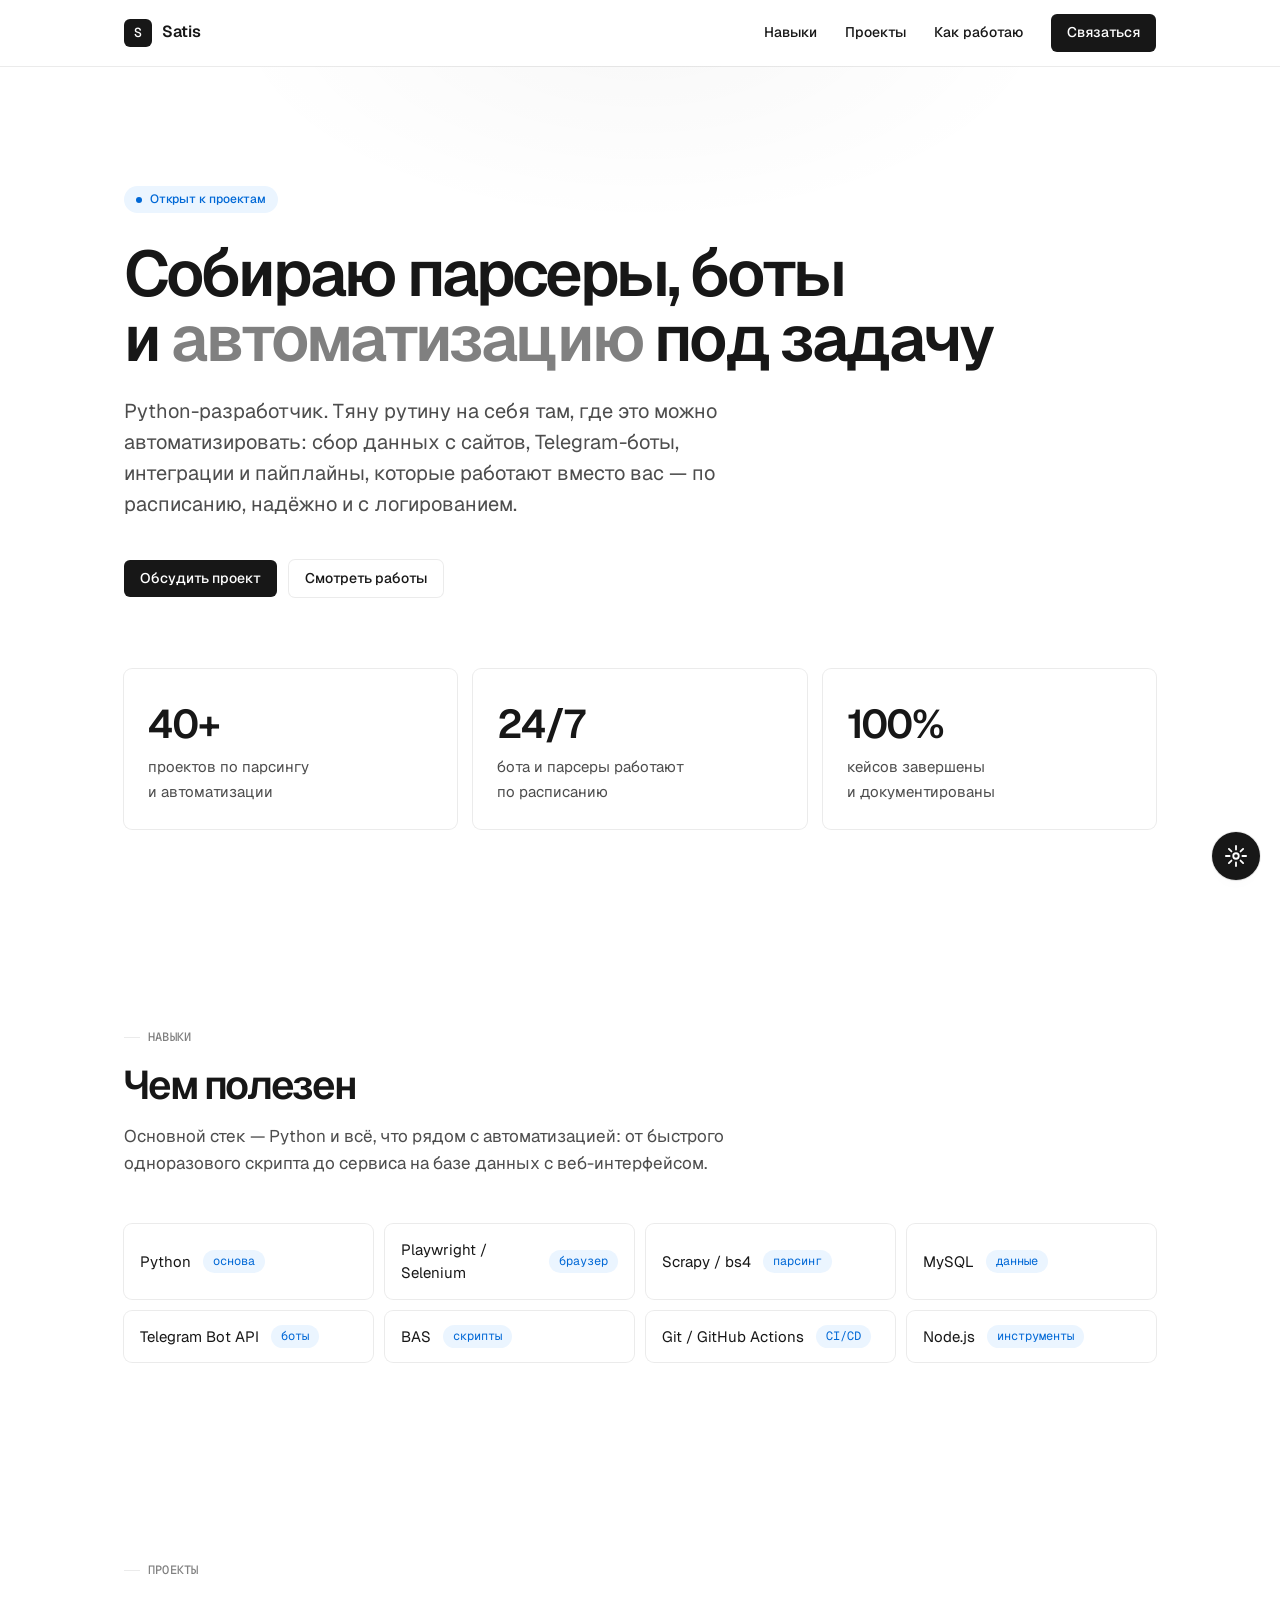
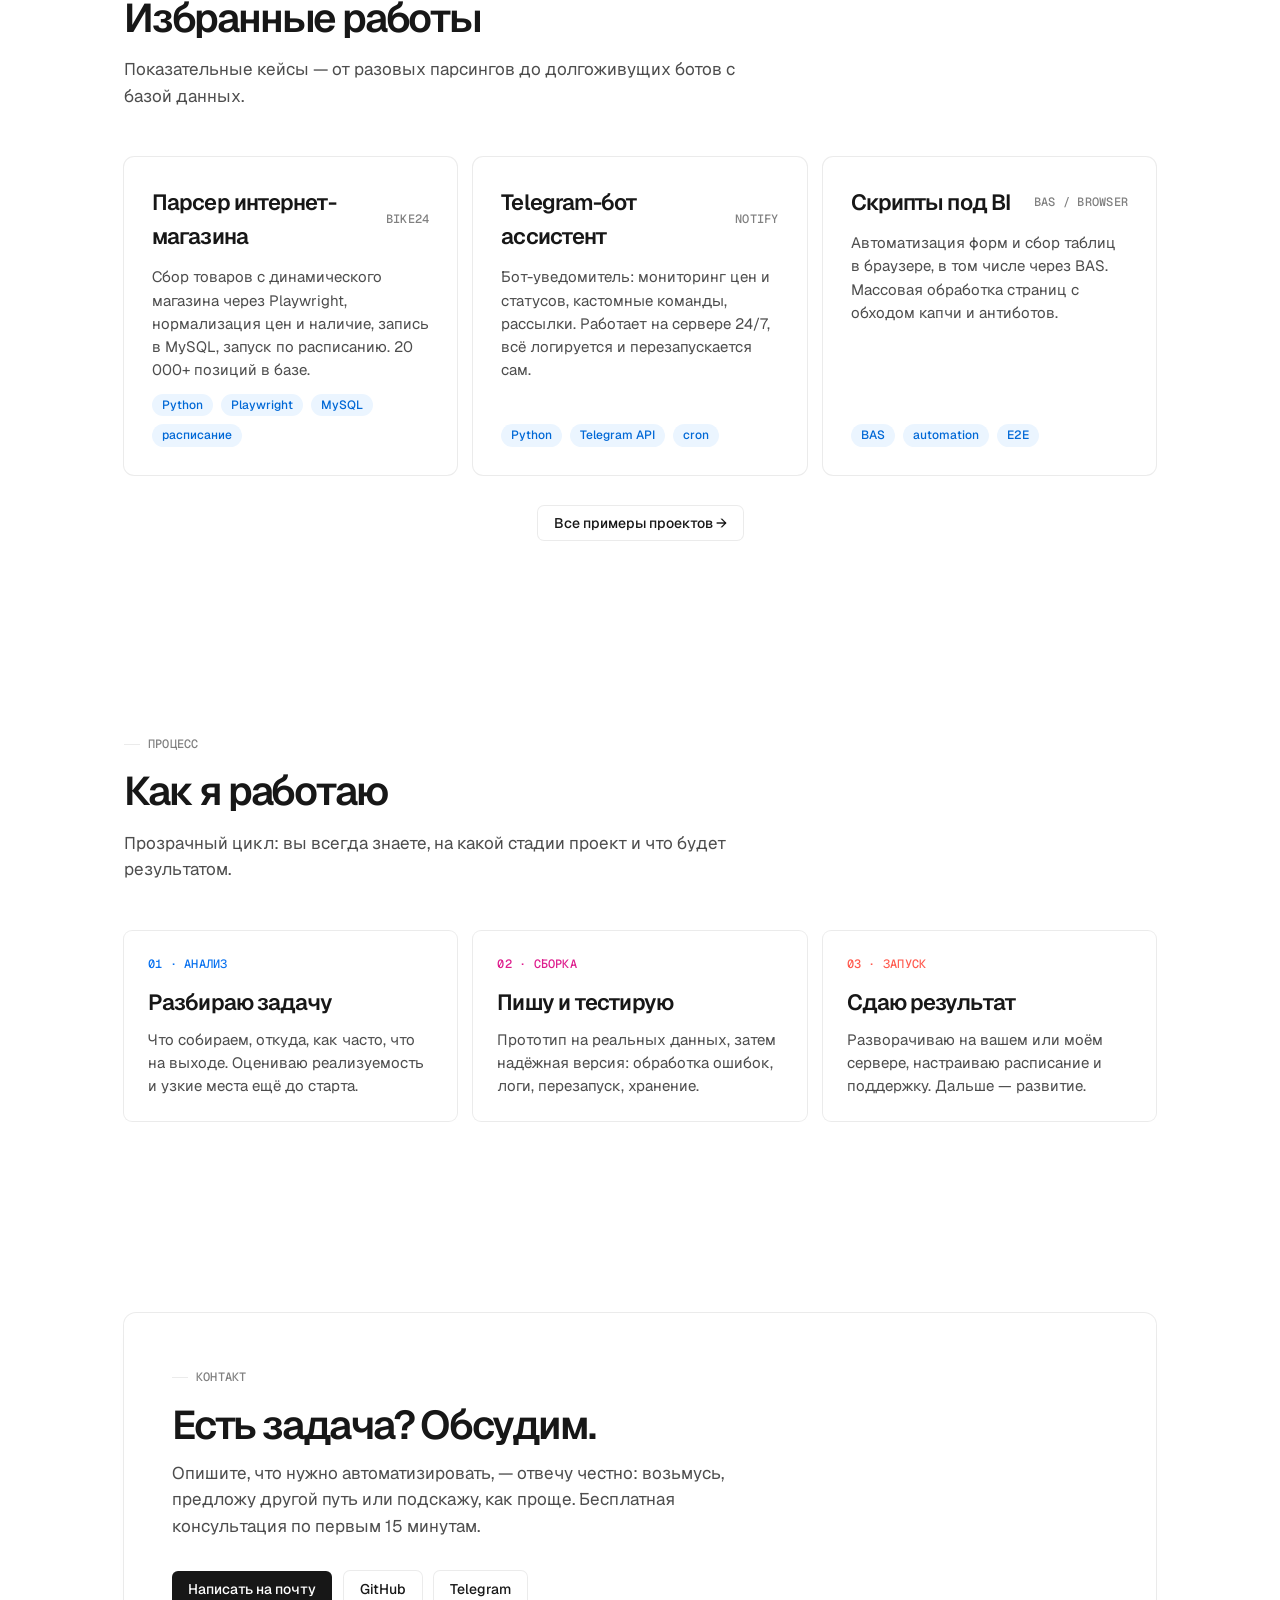
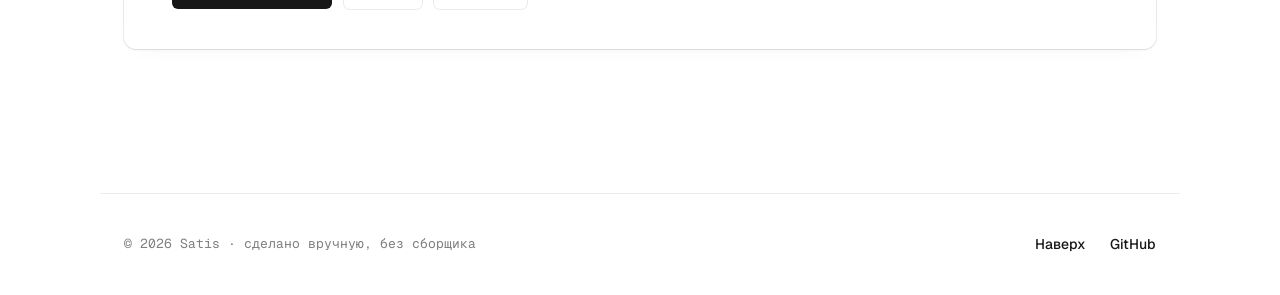
<file: index.html>
<!DOCTYPE html>
<html lang="ru" data-theme="minimal-light">
<head>
  <meta charset="UTF-8">
  <meta name="viewport" content="width=device-width, initial-scale=1.0">
  <title>Satis — фриланс-разработчик: парсинг, боты, автоматизация</title>
  <meta name="description" content="Портфолио фриланс-разработчика Satis: Python, парсинг сайтов, Telegram-боты, автоматизация, BAS-скрипты. Помогу собрать парсер, бота или пайплайн под задачу.">
  <link rel="icon" href="data:image/svg+xml,<svg xmlns='http://www.w3.org/2000/svg' viewBox='0 0 100 100'><rect width='100' height='100' rx='22' fill='%23171717'/><text x='50' y='68' font-size='52' text-anchor='middle' fill='%23ffffff' font-family='monospace'>S</text></svg>">
  <link rel="preconnect" href="https://fonts.googleapis.com">
  <link rel="preconnect" href="https://fonts.gstatic.com" crossorigin>
  <link href="https://fonts.googleapis.com/css2?family=Geist:wght@300;400;500;600&family=Geist+Mono:wght@400;500&family=Lora:ital,wght@0,400;0,500;0,600;1,400&display=swap" rel="stylesheet">
  <link rel="stylesheet" href="css/base.css">
  <link rel="stylesheet" href="css/components.css">
  <link rel="stylesheet" href="css/palettes-a.css">
  <link rel="stylesheet" href="css/palettes-b.css">
</head>
<body>

<header>
  <nav>
    <a class="logo" href="#top"><span class="logo-mark">S</span> Satis</a>
    <div class="nav-links">
      <a href="#skills">Навыки</a>
      <a href="projects.html">Проекты</a>
      <a href="#process">Как работаю</a>
      <a href="#contact" class="btn-dark">Связаться</a>
    </div>
  </nav>
</header>

<main id="top">
  <!-- HERO -->
  <section class="hero">
    <span class="hero-badge"><span class="dot"></span> Открыт к проектам</span>
    <h1>Собираю парсеры, боты и&nbsp;<span class="muted">автоматизацию</span> под&nbsp;задачу</h1>
    <p class="hero-sub">
      Python-разработчик. Тяну рутину на себя там, где это можно автоматизировать:
      сбор данных с сайтов, Telegram-боты, интеграции и пайплайны, которые работают
      вместо вас — по расписанию, надёжно и с логированием.
    </p>
    <div class="hero-actions">
      <a href="#contact" class="btn-dark">Обсудить проект</a>
      <a href="#projects" class="btn-ghost">Смотреть работы</a>
    </div>
    <div class="stats">
      <div class="stat"><b>40+</b><span>проектов по парсингу<br>и автоматизации</span></div>
      <div class="stat"><b>24/7</b><span>бота и парсеры работают<br>по расписанию</span></div>
      <div class="stat"><b>100%</b><span>кейсов завершены<br>и документированы</span></div>
    </div>
  </section>

  <!-- SKILLS -->
  <section id="skills">
    <span class="mono-label">Навыки</span>
    <h2>Чем полезен</h2>
    <p class="sec-desc">
      Основной стек — Python и всё, что рядом с автоматизацией: от быстрого одноразового
      скрипта до сервиса на базе данных с веб-интерфейсом.
    </p>
    <div class="skills reveal">
      <div class="skill">Python <span class="tag">основа</span></div>
      <div class="skill">Playwright / Selenium <span class="tag">браузер</span></div>
      <div class="skill">Scrapy / bs4 <span class="tag">парсинг</span></div>
      <div class="skill">MySQL <span class="tag">данные</span></div>
      <div class="skill">Telegram Bot API <span class="tag">боты</span></div>
      <div class="skill">BAS <span class="tag">скрипты</span></div>
      <div class="skill">Git / GitHub Actions <span class="tag">CI/CD</span></div>
      <div class="skill">Node.js <span class="tag">инструменты</span></div>
    </div>
  </section>
  <!-- PROJECTS -->
  <section id="projects">
    <span class="mono-label">Проекты</span>
    <h2>Избранные работы</h2>
    <p class="sec-desc">Показательные кейсы — от разовых парсингов до долгоживущих ботов с базой данных.</p>
    <div class="projects">
      <div class="project reveal">
        <div class="proj-top"><h3>Парсер интернет-магазина</h3><span class="proj-mono">bike24</span></div>
        <p>Сбор товаров с динамического магазина через Playwright, нормализация цен и наличие, запись в MySQL, запуск по расписанию. 20 000+ позиций в базе.</p>
        <div class="proj-tags"><span>Python</span><span>Playwright</span><span>MySQL</span><span>расписание</span></div>
      </div>
      <div class="project reveal">
        <div class="proj-top"><h3>Telegram-бот ассистент</h3><span class="proj-mono">notify</span></div>
        <p>Бот-уведомитель: мониторинг цен и статусов, кастомные команды, рассылки. Работает на сервере 24/7, всё логируется и перезапускается сам.</p>
        <div class="proj-tags"><span>Python</span><span>Telegram API</span><span>cron</span></div>
      </div>
      <div class="project reveal">
        <div class="proj-top"><h3>Скрипты под BI</h3><span class="proj-mono">BAS / browser</span></div>
        <p>Автоматизация форм и сбор таблиц в браузере, в том числе через BAS. Массовая обработка страниц с обходом капчи и антиботов.</p>
        <div class="proj-tags"><span>BAS</span><span>automation</span><span>E2E</span></div>
      </div>
    </div>
    <div style="margin-top: 36px; text-align: center;">
      <a href="projects.html" class="btn-ghost">Все примеры проектов →</a>
    </div>
  </section>

  <!-- PROCESS -->
  <section id="process">
    <span class="mono-label">Процесс</span>
    <h2>Как я работаю</h2>
    <p class="sec-desc">Прозрачный цикл: вы всегда знаете, на какой стадии проект и что будет результатом.</p>
    <div class="pipeline">
      <div class="step blue reveal">
        <span class="step-name s1">01 · Анализ</span>
        <h3>Разбираю задачу</h3>
        <p>Что собираем, откуда, как часто, что на выходе. Оцениваю реализуемость и узкие места ещё до старта.</p>
      </div>
      <div class="step pink reveal">
        <span class="step-name s2">02 · Сборка</span>
        <h3>Пишу и тестирую</h3>
        <p>Прототип на реальных данных, затем надёжная версия: обработка ошибок, логи, перезапуск, хранение.</p>
      </div>
      <div class="step red reveal">
        <span class="step-name s3">03 · Запуск</span>
        <h3>Сдаю результат</h3>
        <p>Разворачиваю на вашем или моём сервере, настраиваю расписание и поддержку. Дальше — развитие.</p>
      </div>
    </div>
  </section>
  <!-- CONTACT -->
  <section id="contact">
    <div class="contact-panel reveal">
      <span class="mono-label">Контакт</span>
      <h2>Есть задача? Обсудим.</h2>
      <p class="sec-p">
        Опишите, что нужно автоматизировать, — отвечу честно: возьмусь, предложу другой
        путь или подскажу, как проще. Бесплатная консультация по первым 15 минутам.
      </p>
      <div class="contact-links">
        <a class="btn-dark" href="mailto:satis.freelancer@gmail.com">Написать на почту</a>
        <a class="btn-ghost" href="https://github.com/fsatis" target="_blank" rel="noopener">GitHub</a>
        <a class="btn-ghost" href="https://t.me/fsatis" target="_blank" rel="noopener">Telegram</a>
      </div>
    </div>
  </section>
</main>

<footer>
  <span class="f-mono">© <span id="year"></span> Satis · сделано вручную, без сборщика</span>
  <div class="f-links">
    <a href="#top">Наверх</a>
    <a href="https://github.com/fsatis" target="_blank" rel="noopener">GitHub</a>
  </div>
</footer>

<!-- Theme switcher -->
<button class="fab" id="fab" aria-label="Тема сайта" title="Темы оформления">
  <svg viewBox="0 0 24 24" fill="none" stroke="currentColor" stroke-width="2" stroke-linecap="round" stroke-linejoin="round">
    <circle cx="12" cy="12" r="3"></circle>
    <path d="M12 1v4m0 14v4M4.22 4.22l2.83 2.83m9.9 9.9 2.83 2.83M1 12h4m14 0h4M4.22 19.78l2.83-2.83m9.9-9.9 2.83-2.83"></path>
  </svg>
</button>
<div class="theme-panel" id="themePanel">
  <div class="tp-head">Темы <button class="tp-x" id="tpClose" aria-label="Закрыть">×</button></div>
  <div class="tp-row"><span>Minimal</span><div class="tp-swatches">
    <button class="tp-pill" data-theme-target="minimal-light">Светлая</button>
    <button class="tp-pill" data-theme-target="minimal-dark">Тёмная</button></div></div>
  <div class="tp-row"><span>Prism</span><div class="tp-swatches">
    <button class="tp-pill" data-theme-target="prism-light">Светлая</button>
    <button class="tp-pill" data-theme-target="prism-dark">Тёмная</button></div></div>
  <div class="tp-row"><span>Ember</span><div class="tp-swatches">
    <button class="tp-pill" data-theme-target="ember-light">Светлая</button>
    <button class="tp-pill" data-theme-target="ember-dark">Тёмная</button></div></div>
  <div class="tp-row"><span>Forest</span><div class="tp-swatches">
    <button class="tp-pill" data-theme-target="forest-light">Светлая</button>
    <button class="tp-pill" data-theme-target="forest-dark">Тёмная</button></div></div>
</div>

<script>
  // Reveal on scroll
  const io = new IntersectionObserver((entries) => {
    entries.forEach(e => { if (e.isIntersecting) { e.target.classList.add('visible'); io.unobserve(e.target); } });
  }, { threshold: 0.12 });
  document.querySelectorAll('.reveal').forEach(el => io.observe(el));

  // Year
  document.getElementById('year').textContent = new Date().getFullYear();

  // Theme
  const root = document.documentElement;
  const KEY = 'site-theme';
  const themes = ['minimal-light','minimal-dark','prism-light','prism-dark','ember-light','ember-dark','forest-light','forest-dark'];
  function applyTheme(name) {
    if (!themes.includes(name)) return;
    root.setAttribute('data-theme', name);
    try { localStorage.setItem(KEY, name); } catch(e) {}
    document.querySelectorAll('.tp-pill').forEach(b => {
      b.classList.toggle('on', b.dataset.themeTarget === name);
    });
  }
  const saved = (function(){ try { return localStorage.getItem(KEY); } catch(e) { return null; } })();
  applyTheme(saved || 'minimal-light');

  document.getElementById('fab').addEventListener('click', () => {
    document.getElementById('themePanel').classList.toggle('open');
  });
  document.getElementById('tpClose').addEventListener('click', () => {
    document.getElementById('themePanel').classList.remove('open');
  });
  document.querySelectorAll('.tp-pill').forEach(b => {
    b.addEventListener('click', () => {
      applyTheme(b.dataset.themeTarget);
      document.getElementById('themePanel').classList.remove('open');
    });
  });
</script>
</body>
</html>
</file>
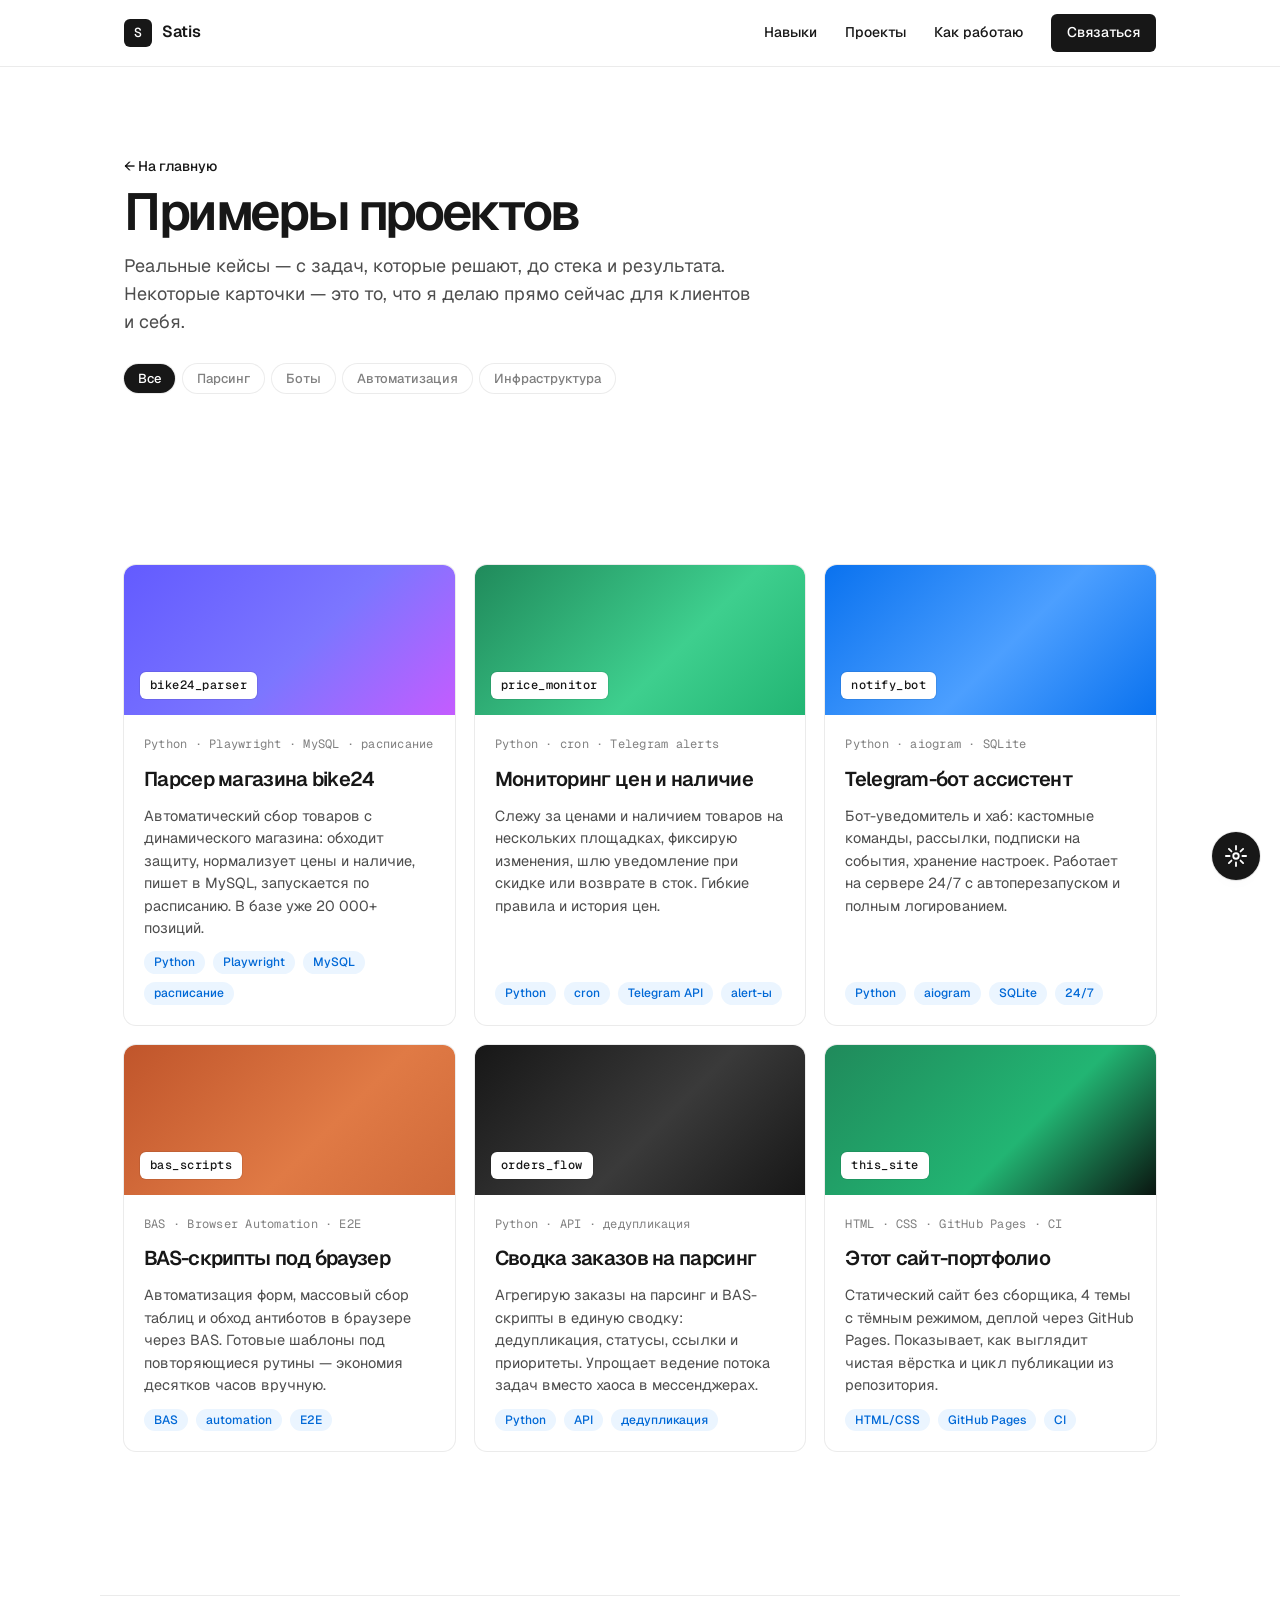
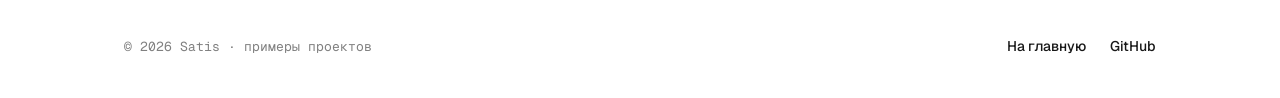
<file: projects.html>
<!DOCTYPE html>
<html lang="ru" data-theme="minimal-light">
<head>
  <meta charset="UTF-8">
  <meta name="viewport" content="width=device-width, initial-scale=1.0">
  <title>Проекты — Satis · примеры работ</title>
  <meta name="description" content="Примеры проектов Satis: парсинг сайтов, Telegram-боты, автоматизация, BAS-скрипты, мониторинг цен. Кейсы с задачами, стеком и результатами.">
  <link rel="icon" href="data:image/svg+xml,<svg xmlns='http://www.w3.org/2000/svg' viewBox='0 0 100 100'><rect width='100' height='100' rx='22' fill='%23171717'/><text x='50' y='68' font-size='52' text-anchor='middle' fill='%23ffffff' font-family='monospace'>S</text></svg>">
  <link rel="preconnect" href="https://fonts.googleapis.com">
  <link rel="preconnect" href="https://fonts.gstatic.com" crossorigin>
  <link href="https://fonts.googleapis.com/css2?family=Geist:wght@300;400;500;600&family=Geist+Mono:wght@400;500&family=Lora:ital,wght@0,400;0,500;0,600;1,400&display=swap" rel="stylesheet">
  <link rel="stylesheet" href="css/base.css">
  <link rel="stylesheet" href="css/components.css">
  <link rel="stylesheet" href="css/palettes-a.css">
  <link rel="stylesheet" href="css/palettes-b.css">
  <style>
    /* Page-specific: project examples */
    .page-hero { padding: 88px 0 40px; }
    .page-hero h1 { font-size: clamp(34px, 5.5vw, 52px); letter-spacing: -2.4px; margin-bottom: 14px; }
    .page-hero p { font-size: 18px; color: var(--muted); max-width: 640px; }
    .filters { display: flex; flex-wrap: wrap; gap: 8px; margin: 28px 0 36px; }
    .fltr {
      font-size: 13px; font-weight: 500; padding: 6px 14px; border-radius: 9999px;
      background: transparent; color: var(--muted2); box-shadow: var(--ring);
      border: none; cursor: pointer; transition: all .15s; font-family: var(--font);
    }
    .fltr.on { background: var(--accent); color: var(--accent-fg); }
    .fltr:not(.on):hover { color: var(--text); }

    .work-grid { display: grid; grid-template-columns: repeat(auto-fill, minmax(320px, 1fr)); gap: 20px; }
    .work-card {
      background: var(--surface); border-radius: 12px; overflow: hidden;
      box-shadow: var(--ring); transition: box-shadow .2s, transform .2s;
      display: flex; flex-direction: column;
    }
    .work-card:hover { box-shadow: var(--card-shadow); transform: translateY(-3px); }
    .work-preview {
      height: 150px; display: flex; align-items: flex-end; padding: 16px;
      font-family: var(--mono); font-size: 12px; letter-spacing: .04em;
      position: relative; overflow: hidden;
    }
    .work-preview .preview-tag { background: var(--panel-bg, var(--surface)); color: var(--text); border-radius: 6px; padding: 4px 10px; box-shadow: var(--ring); font-weight: 500; }
    .work-body { padding: 20px; display: flex; flex-direction: column; gap: 10px; flex: 1; }
    .work-body h3 { font-size: 20px; font-weight: 600; letter-spacing: -.7px; color: var(--text); }
    .work-body .meta { font-family: var(--mono); font-size: 12px; color: var(--muted2); letter-spacing: .02em; }
    .work-body p { font-size: 14.5px; color: var(--muted); flex: 1; }
    .work-body .proj-tags { margin-top: 2px; }
    .back-link { display: inline-flex; align-items: center; gap: 8px; font-size: 14px; font-weight: 500; color: var(--text); text-decoration: none; margin-bottom: 8px; }
    .back-link:hover { opacity: .65; }
    @media (max-width: 600px) { .work-preview { height: 120px; } }
  </style>
</head>
<body>

<header>
  <nav>
    <a class="logo" href="index.html"><span class="logo-mark">S</span> Satis</a>
    <div class="nav-links">
      <a href="index.html#skills">Навыки</a>
      <a href="projects.html">Проекты</a>
      <a href="index.html#process">Как работаю</a>
      <a href="index.html#contact" class="btn-dark">Связаться</a>
    </div>
  </nav>
</header>

<main>
  <section class="page-hero">
    <a href="index.html" class="back-link">← На главную</a>
    <h1>Примеры проектов</h1>
    <p>Реальные кейсы — с задач, которые решают, до стека и результата. Некоторые карточки — это то, что я делаю прямо сейчас для клиентов и себя.</p>
    <div class="filters" id="filters">
      <button class="fltr on" data-cat="Все">Все</button>
      <button class="fltr" data-cat="Парсинг">Парсинг</button>
      <button class="fltr" data-cat="Боты">Боты</button>
      <button class="fltr" data-cat="Автоматизация">Автоматизация</button>
      <button class="fltr" data-cat="Инфраструктура">Инфраструктура</button>
    </div>
  </section>

  <section class="work-grid" id="workGrid">
<!--CARDS-->
    <article class="work-card reveal" data-cat="Парсинг">
      <div class="work-preview" style="background: linear-gradient(135deg,#635bff 0%,#7c76ff 55%,#c45cff 100%);"><span class="preview-tag">bike24_parser</span></div>
      <div class="work-body">
        <div class="meta">Python · Playwright · MySQL · расписание</div>
        <h3>Парсер магазина bike24</h3>
        <p>Автоматический сбор товаров с динамического магазина: обходит защиту, нормализует цены и наличие, пишет в MySQL, запускается по расписанию. В базе уже 20 000+ позиций.</p>
        <div class="proj-tags"><span>Python</span><span>Playwright</span><span>MySQL</span><span>расписание</span></div>
      </div>
    </article>

    <article class="work-card reveal" data-cat="Парсинг">
      <div class="work-preview" style="background: linear-gradient(135deg,#208a5b 0%,#3ecf8e 60%,#22b573 100%);"><span class="preview-tag">price_monitor</span></div>
      <div class="work-body">
        <div class="meta">Python · cron · Telegram alerts</div>
        <h3>Мониторинг цен и наличие</h3>
        <p>Слежу за ценами и наличием товаров на нескольких площадках, фиксирую изменения, шлю уведомление при скидке или возврате в сток. Гибкие правила и история цен.</p>
        <div class="proj-tags"><span>Python</span><span>cron</span><span>Telegram API</span><span>alert-ы</span></div>
      </div>
    </article>

    <article class="work-card reveal" data-cat="Боты">
      <div class="work-preview" style="background: linear-gradient(135deg,#0a72ef 0%,#4c9fff 55%,#0a72ef 100%);"><span class="preview-tag">notify_bot</span></div>
      <div class="work-body">
        <div class="meta">Python · aiogram · SQLite</div>
        <h3>Telegram-бот ассистент</h3>
        <p>Бот-уведомитель и хаб: кастомные команды, рассылки, подписки на события, хранение настроек. Работает на сервере 24/7 с автоперезапуском и полным логированием.</p>
        <div class="proj-tags"><span>Python</span><span>aiogram</span><span>SQLite</span><span>24/7</span></div>
      </div>
    </article>

    <article class="work-card reveal" data-cat="Автоматизация">
      <div class="work-preview" style="background: linear-gradient(135deg,#c0552b 0%,#e07a45 60%,#d06a3a 100%);"><span class="preview-tag">bas_scripts</span></div>
      <div class="work-body">
        <div class="meta">BAS · Browser Automation · E2E</div>
        <h3>BAS-скрипты под браузер</h3>
        <p>Автоматизация форм, массовый сбор таблиц и обход антиботов в браузере через BAS. Готовые шаблоны под повторяющиеся рутины — экономия десятков часов вручную.</p>
        <div class="proj-tags"><span>BAS</span><span>automation</span><span>E2E</span></div>
      </div>
    </article>

    <article class="work-card reveal" data-cat="Автоматизация">
      <div class="work-preview" style="background: linear-gradient(135deg,#171717 0%,#3a3a3a 55%,#171717 100%);"><span class="preview-tag">orders_flow</span></div>
      <div class="work-body">
        <div class="meta">Python · API · дедупликация</div>
        <h3>Сводка заказов на парсинг</h3>
        <p>Агрегирую заказы на парсинг и BAS-скрипты в единую сводку: дедупликация, статусы, ссылки и приоритеты. Упрощает ведение потока задач вместо хаоса в мессенджерах.</p>
        <div class="proj-tags"><span>Python</span><span>API</span><span>дедупликация</span></div>
      </div>
    </article>

    <article class="work-card reveal" data-cat="Инфраструктура">
      <div class="work-preview" style="background: linear-gradient(135deg,#208a5b 0%,#22b573 60%,#0a1510 100%);"><span class="preview-tag">this_site</span></div>
      <div class="work-body">
        <div class="meta">HTML · CSS · GitHub Pages · CI</div>
        <h3>Этот сайт-портфолио</h3>
        <p>Статический сайт без сборщика, 4 темы с тёмным режимом, деплой через GitHub Pages. Показывает, как выглядит чистая вёрстка и цикл публикации из репозитория.</p>
        <div class="proj-tags"><span>HTML/CSS</span><span>GitHub Pages</span><span>CI</span></div>
      </div>
    </article>
  </section>
<!--FOOTER-->
</main>

<footer>
  <span class="f-mono">© <span id="year"></span> Satis · примеры проектов</span>
  <div class="f-links">
    <a href="index.html">На главную</a>
    <a href="https://github.com/fsatis" target="_blank" rel="noopener">GitHub</a>
  </div>
</footer>

<!-- Theme switcher -->
<button class="fab" id="fab" aria-label="Тема сайта" title="Темы оформления">
  <svg viewBox="0 0 24 24" fill="none" stroke="currentColor" stroke-width="2" stroke-linecap="round" stroke-linejoin="round">
    <circle cx="12" cy="12" r="3"></circle>
    <path d="M12 1v4m0 14v4M4.22 4.22l2.83 2.83m9.9 9.9 2.83 2.83M1 12h4m14 0h4M4.22 19.78l2.83-2.83m9.9-9.9 2.83-2.83"></path>
  </svg>
</button>
<div class="theme-panel" id="themePanel">
  <div class="tp-head">Темы <button class="tp-x" id="tpClose" aria-label="Закрыть">×</button></div>
  <div class="tp-row"><span>Minimal</span><div class="tp-swatches">
    <button class="tp-pill" data-theme-target="minimal-light">Светлая</button>
    <button class="tp-pill" data-theme-target="minimal-dark">Тёмная</button></div></div>
  <div class="tp-row"><span>Prism</span><div class="tp-swatches">
    <button class="tp-pill" data-theme-target="prism-light">Светлая</button>
    <button class="tp-pill" data-theme-target="prism-dark">Тёмная</button></div></div>
  <div class="tp-row"><span>Ember</span><div class="tp-swatches">
    <button class="tp-pill" data-theme-target="ember-light">Светлая</button>
    <button class="tp-pill" data-theme-target="ember-dark">Тёмная</button></div></div>
  <div class="tp-row"><span>Forest</span><div class="tp-swatches">
    <button class="tp-pill" data-theme-target="forest-light">Светлая</button>
    <button class="tp-pill" data-theme-target="forest-dark">Тёмная</button></div></div>
</div>

<script>
  // Year
  document.getElementById('year').textContent = new Date().getFullYear();

  // Theme (shared across pages via localStorage)
  const root = document.documentElement;
  const KEY = 'site-theme';
  const themes = ['minimal-light','minimal-dark','prism-light','prism-dark','ember-light','ember-dark','forest-light','forest-dark'];
  function applyTheme(name) {
    if (!themes.includes(name)) return;
    root.setAttribute('data-theme', name);
    try { localStorage.setItem(KEY, name); } catch(e) {}
    document.querySelectorAll('.tp-pill').forEach(b => {
      b.classList.toggle('on', b.dataset.themeTarget === name);
    });
  }
  const saved = (function(){ try { return localStorage.getItem(KEY); } catch(e) { return null; } })();
  applyTheme(saved || 'minimal-light');

  document.getElementById('fab').addEventListener('click', () => {
    document.getElementById('themePanel').classList.toggle('open');
  });
  document.getElementById('tpClose').addEventListener('click', () => {
    document.getElementById('themePanel').classList.remove('open');
  });
  document.querySelectorAll('.tp-pill').forEach(b => {
    b.addEventListener('click', () => {
      applyTheme(b.dataset.themeTarget);
      document.getElementById('themePanel').classList.remove('open');
    });
  });

  // Reveal on scroll
  const io = new IntersectionObserver((entries) => {
    entries.forEach(e => { if (e.isIntersecting) { e.target.classList.add('visible'); io.unobserve(e.target); } });
  }, { threshold: 0.1 });
  document.querySelectorAll('.reveal').forEach(el => io.observe(el));

  // Project filters
  const grid = document.getElementById('workGrid');
  const cards = grid.querySelectorAll('.work-card');
  document.querySelectorAll('#filters .fltr').forEach(btn => {
    btn.addEventListener('click', () => {
      document.querySelectorAll('#filters .fltr').forEach(b => b.classList.remove('on'));
      btn.classList.add('on');
      const cat = btn.dataset.cat;
      cards.forEach(c => {
        const show = cat === 'Все' || c.dataset.cat === cat;
        c.style.display = show ? '' : 'none';
      });
    });
  });
</script>
</body>
</html>
</file>
<file: css/base.css>
/* Base layout + typography. Theme palettes live in palettes.css (data-theme overrides). */
:root {
  --maxw: 1080px;
  --font: 'Geist', system-ui, -apple-system, 'Segoe UI', Roboto, sans-serif;
  --font-display: 'Geist', system-ui, sans-serif;
  --mono: 'Geist Mono', ui-monospace, SFMono-Regular, Menlo, Monaco, Consolas, monospace;
  --radius: 8px;
}
* { margin: 0; padding: 0; box-sizing: border-box; }
html { scroll-behavior: smooth; }
body {
  font-family: var(--font);
  color: var(--text);
  background: var(--bg);
  line-height: 1.55;
  -webkit-font-smoothing: antialiased;
  transition: background .25s ease, color .25s ease;
}
::selection { background: var(--sel, hsla(0,0%,95%,1)); }
a { color: inherit; }
h1, h2, h3, .logo { font-family: var(--font-display); }

/* ---------- Nav ---------- */
header {
  position: sticky; top: 0; z-index: 50;
  background: var(--nav-bg, var(--bg));
  backdrop-filter: blur(10px);
  box-shadow: var(--ring);
  transition: background .25s ease;
}
nav {
  max-width: var(--maxw); margin: 0 auto;
  display: flex; align-items: center; justify-content: space-between;
  padding: 14px 24px;
}
.logo {
  font-weight: 600; font-size: 16px; letter-spacing: -0.32px;
  display: flex; align-items: center; gap: 10px; text-decoration: none;
}
.logo-mark {
  width: 28px; height: 28px; border-radius: 6px;
  background: var(--accent); color: var(--accent-fg);
  display: grid; place-items: center;
  font-family: var(--mono); font-size: 13px; font-weight: 500;
  transition: background .25s ease, color .25s ease;
}
.nav-links { display: flex; align-items: center; gap: 28px; }
.nav-links a {
  font-size: 14px; font-weight: 500; text-decoration: none;
  transition: opacity .15s;
}
.nav-links a:hover { opacity: .6; }

/* ---------- Buttons ---------- */
.btn-dark {
  background: var(--accent); color: var(--accent-fg);
  padding: 8px 16px; border-radius: 6px; font-size: 14px; font-weight: 500;
  text-decoration: none; border: none; cursor: pointer; transition: opacity .15s, background .25s, color .25s;
}
.btn-dark:hover { opacity: .85; }
.btn-ghost {
  background: transparent; color: var(--text);
  padding: 8px 16px; border-radius: 6px; font-size: 14px; font-weight: 500;
  text-decoration: none; box-shadow: var(--ring); transition: opacity .15s;
}
.btn-ghost:hover { opacity: .75; }

/* ---------- Layout ---------- */
main { max-width: var(--maxw); margin: 0 auto; padding: 0 24px; }
section { padding: 96px 0; }
.mono-label {
  font-family: var(--mono); font-size: 12px; font-weight: 500;
  text-transform: uppercase; letter-spacing: .02em; color: var(--muted2);
  display: inline-flex; align-items: center; gap: 8px; margin-bottom: 16px;
}
.mono-label::before { content: ''; width: 16px; height: 1px; background: var(--line-strong, var(--line)); }

/* ---------- Hero ---------- */
.hero { padding: 120px 0 96px; position: relative; }
.hero::before {
  content: ''; position: absolute; inset: -1px 0 0 0;
  background: var(--hero-glow, transparent);
  pointer-events: none; z-index: -1;
}
.hero-badge {
  display: inline-flex; align-items: center; gap: 8px;
  background: var(--badge-bg); color: var(--badge-text);
  border-radius: 9999px; padding: 4px 12px;
  font-size: 12px; font-weight: 500; margin-bottom: 28px;
}
.hero-badge .dot { width: 6px; height: 6px; border-radius: 50%; background: var(--badge-text); }
h1 {
  font-size: clamp(40px, 7vw, 64px); font-weight: 600;
  letter-spacing: -2.8px; line-height: 1.02; margin-bottom: 24px; color: var(--text);
}
h1 .muted { color: var(--muted2); }
.hero-sub { font-size: 20px; color: var(--muted); max-width: 620px; margin-bottom: 40px; }
.hero-actions { display: flex; gap: 12px; flex-wrap: wrap; }

.stats { display: grid; grid-template-columns: repeat(3, 1fr); gap: 16px; margin-top: 72px; }
.stat {
  background: var(--surface); border-radius: var(--radius); padding: 24px;
  box-shadow: var(--ring); transition: box-shadow .2s, background .25s;
}
.stat:hover { box-shadow: var(--card-shadow); }
.stat b { display: block; font-size: 40px; font-weight: 600; letter-spacing: -1.6px; color: var(--text); }
.stat span { font-size: 15px; color: var(--muted); }

/* ---------- Section titles ---------- */
h2 {
  font-size: clamp(30px, 4.5vw, 40px); font-weight: 600; letter-spacing: -2.2px;
  line-height: 1.12; margin-bottom: 16px; color: var(--text);
}
.sec-desc { font-size: 17px; color: var(--muted); max-width: 640px; margin-bottom: 48px; }
</file>
<file: css/components.css>
/* Components: skills, projects, pipeline, contact, footer, reveal, switcher, responsive. */
.skills { display: grid; grid-template-columns: repeat(auto-fill, minmax(210px, 1fr)); gap: 12px; }
.skill {
  display: flex; align-items: center; gap: 12px;
  padding: 14px 16px; border-radius: var(--radius); background: var(--surface);
  box-shadow: var(--ring); font-size: 15px; color: var(--text); transition: box-shadow .2s, background .25s;
}
.skill:hover { box-shadow: var(--card-shadow); }
.skill .tag {
  font-family: var(--mono); font-size: 12px; color: var(--badge-text);
  background: var(--badge-bg); border-radius: 9999px; padding: 2px 10px; white-space: nowrap;
}

.projects { display: grid; grid-template-columns: repeat(auto-fill, minmax(300px, 1fr)); gap: 16px; }
.project {
  background: var(--surface); border-radius: 10px; padding: 28px;
  box-shadow: var(--ring); transition: box-shadow .2s, transform .2s, background .25s;
  display: flex; flex-direction: column; gap: 12px;
}
.project:hover { box-shadow: var(--card-shadow); transform: translateY(-2px); }
.project .proj-top { display: flex; align-items: center; justify-content: space-between; }
.project h3 { font-size: 22px; font-weight: 600; letter-spacing: -.9px; color: var(--text); }
.project .proj-mono {
  font-family: var(--mono); font-size: 12px; font-weight: 500;
  color: var(--muted2); text-transform: uppercase; letter-spacing: .02em;
}
.project p { font-size: 15px; color: var(--muted); flex: 1; }
.proj-tags { display: flex; flex-wrap: wrap; gap: 8px; }
.proj-tags span {
  font-size: 12px; font-weight: 500; color: var(--badge-text);
  background: var(--badge-bg); border-radius: 9999px; padding: 2px 10px;
}

.pipeline { display: grid; grid-template-columns: repeat(3, 1fr); gap: 16px; margin-top: 40px; }
.step { border-radius: var(--radius); padding: 24px; box-shadow: var(--ring); background: var(--surface); transition: box-shadow .2s, background .25s; }
.step:hover { box-shadow: var(--card-shadow); }
.step .step-name {
  font-family: var(--mono); font-size: 12px; font-weight: 500;
  text-transform: uppercase; letter-spacing: .02em; margin-bottom: 12px; display: block;
}
.step h3 { font-size: 22px; font-weight: 600; letter-spacing: -.9px; margin-bottom: 8px; color: var(--text); }
.step p { font-size: 15px; color: var(--muted); }
.step .s1 { color: var(--develop, #0a72ef); }
.step .s2 { color: var(--preview, #de1d8d); }
.step .s3 { color: var(--ship, #ff5b4f); }

.contact-panel {
  border-radius: 12px; padding: 48px 48px 40px;
  box-shadow: var(--card-shadow); background: var(--surface);
  transition: background .25s, box-shadow .25s;
}
.contact-panel h2 { margin-bottom: 12px; }
.contact-panel .sec-p { font-size: 17px; color: var(--muted); margin-bottom: 32px; max-width: 560px; }
.contact-links { display: flex; gap: 12px; flex-wrap: wrap; }

footer {
  border-top: 1px solid var(--line); max-width: var(--maxw); margin: 48px auto 0; padding: 40px 24px;
  display: flex; justify-content: space-between; align-items: center; flex-wrap: wrap; gap: 16px;
}
footer .f-mono { font-family: var(--mono); font-size: 13px; color: var(--muted2); }
footer .f-links { display: flex; gap: 24px; }
footer .f-links a { font-size: 14px; text-decoration: none; font-weight: 500; }
footer .f-links a:hover { opacity: .6; }

.reveal { opacity: 0; transform: translateY(16px); transition: opacity .6s ease, transform .6s ease; }
.reveal.visible { opacity: 1; transform: none; }

/* ---------- Theme switcher ---------- */
#mobile-menu { display: none; }
.theme-btn {
  display: inline-flex; align-items: center; gap: 8px;
  background: transparent; border: none; cursor: pointer;
  font-size: 14px; font-weight: 500; color: var(--text);
}
.theme-btn svg { width: 15px; height: 15px; }
.theme-panel {
  position: fixed; right: 20px; bottom: 20px; z-index: 100;
  width: 300px; border-radius: 12px; padding: 16px;
  background: var(--panel-bg, var(--surface)); color: var(--text);
  box-shadow: var(--card-shadow);
  display: none; flex-direction: column; gap: 12px;
  font-family: var(--font);
}
.theme-panel.open { display: flex; }
.theme-panel .tp-head {
  display: flex; justify-content: space-between; align-items: center;
  font-size: 15px; font-weight: 600; letter-spacing: -.3px;
}
.theme-panel .tp-x { background: none; border: none; cursor: pointer; color: var(--muted2); font-size: 18px; line-height: 1; }
.tp-row { display: flex; align-items: center; gap: 12px; padding: 8px 0; border-top: 1px solid var(--line, rgba(128,128,128,.15)); }
.tp-swatches { display: flex; gap: 6px; margin-left: auto; }
.tp-pill {
  background: rgba(128,128,128,.12); color: var(--muted2);
  border: none; border-radius: 100px; padding: 4px 10px; font-size: 11px;
  cursor: pointer; transition: background .15s;
}
.tp-pill.on { background: var(--accent); color: var(--accent-fg); }

/* FAB button */
.fab {
  position: fixed; right: 20px; bottom: 20px; z-index: 99;
  width: 48px; height: 48px; border-radius: 50%;
  background: var(--accent); color: var(--accent-fg);
  border: none; cursor: pointer; display: grid; place-items: center;
  box-shadow: var(--card-shadow); transition: transform .15s;
}
.fab:hover { transform: scale(1.05); }
.fab svg { width: 22px; height: 22px; }

@media (max-width: 768px) {
  section { padding: 64px 0; }
  .hero { padding: 90px 0 72px; }
  .stats { grid-template-columns: 1fr; }
  .pipeline { grid-template-columns: 1fr; }
  .nav-links { gap: 16px; }
  .nav-links .btn-dark { display: none; }
  footer { flex-direction: column; align-items: flex-start; }
}
@media (min-width: 769px) { .stats { grid-template-columns: repeat(3, 1fr); } }
</file>
<file: css/palettes-a.css>
/* 8 theme palettes. Apply via data-theme="<slug>-<light|dark>" on <html>. */
[data-theme] {
  --panel-bg: var(--surface);
  --ring: 0 0 0 1px var(--line);
  --card-shadow: 0 0 0 1px var(--line), 0 2px 2px -1px var(--line2), 0 8px 20px -12px var(--line2);
}

/* ============ 1. MINIMAL (Vercel) — achromatic, Geist ============ */
[data-theme="minimal-light"] {
  --bg: #ffffff;
  --surface: #ffffff;
  --nav-bg: rgba(255,255,255,.86);
  --text: #171717;
  --muted: #4d4d4d;
  --muted2: #808080;
  --line: rgba(0,0,0,.08);
  --line2: rgba(0,0,0,.06);
  --line-strong: #ebebeb;
  --accent: #171717;
  --accent-fg: #ffffff;
  --badge-bg: #ebf5ff;
  --badge-text: #0068d6;
  --develop: #0a72ef;
  --preview: #de1d8d;
  --ship: #ff5b4f;
  --sel: hsla(0,0%,95%,1);
  --hero-glow: radial-gradient(600px 300px at 50% -50px, rgba(0,0,0,.03), transparent 70%);
}
[data-theme="minimal-dark"] {
  --bg: #0a0a0a;
  --surface: #131313;
  --nav-bg: rgba(10,10,10,.86);
  --text: #ededed;
  --muted: #a1a1a1;
  --muted2: #7a7a7a;
  --line: rgba(255,255,255,.10);
  --line2: rgba(255,255,255,.07);
  --line-strong: rgba(255,255,255,.16);
  --accent: #ffffff;
  --accent-fg: #0a0a0a;
  --badge-bg: rgba(0,114,245,.16);
  --badge-text: #6cb8ff;
  --develop: #4c9fff;
  --preview: #f06ad4;
  --ship: #ff7b6e;
  --sel: rgba(255,255,255,.9);
  --hero-glow: radial-gradient(600px 300px at 50% -50px, rgba(255,255,255,.05), transparent 70%);
}

/* ============ 2. PRISM (Stripe) — purple gradient, weight-300 elegance ============ */
[data-theme="prism-light"] {
  --bg: #fafaff;
  --surface: #ffffff;
  --nav-bg: rgba(255,255,255,.86);
  --text: #1a1a2e;
  --muted: #5b5b80;
  --muted2: #8f8fb0;
  --line: rgba(99,91,255,.14);
  --line2: rgba(99,91,255,.10);
  --line-strong: rgba(99,91,255,.22);
  --accent: #635bff;
  --accent-fg: #ffffff;
  --badge-bg: #ecebff;
  --badge-text: #635bff;
  --develop: #635bff;
  --preview: #c45cff;
  --ship: #ff6b6b;
  --sel: #ecebff;
  --font-display: 'Geist', system-ui, sans-serif;
  --hero-glow: radial-gradient(700px 400px at 30% -80px, rgba(99,91,255,.18), transparent 70%), radial-gradient(600px 380px at 80% -60px, rgba(196,92,255,.14), transparent 70%);
}
[data-theme="prism-dark"] {
  --bg: #0d0b1f;
  --surface: #161330;
  --nav-bg: rgba(13,11,31,.86);
  --text: #ecebfa;
  --muted: #a6a3cf;
  --muted2: #6f6c9c;
  --line: rgba(140,130,255,.16);
  --line2: rgba(140,130,255,.10);
  --line-strong: rgba(140,130,255,.28);
  --accent: #7c76ff;
  --accent-fg: #ffffff;
  --badge-bg: rgba(124,118,255,.18);
  --badge-text: #b3aeff;
  --develop: #8f86ff;
  --preview: #d18bff;
  --ship: #ff8b8b;
  --sel: rgba(124,118,255,.4);
  --font-display: 'Geist', system-ui, sans-serif;
  --hero-glow: radial-gradient(700px 400px at 30% -80px, rgba(124,118,255,.22), transparent 70%), radial-gradient(600px 380px at 80% -60px, rgba(209,139,255,.12), transparent 70%);
}
</file>
<file: css/palettes-b.css>
/* ============ 3. EMBER — warm terracotta, serif display ============ */
[data-theme="ember-light"] {
  --bg: #fbf8f4;
  --surface: #fffdfa;
  --nav-bg: rgba(251,248,244,.9);
  --text: #2b211b;
  --muted: #6b5a4c;
  --muted2: #a08b78;
  --line: rgba(90,60,30,.12);
  --line2: rgba(90,60,30,.08);
  --line-strong: rgba(90,60,30,.18);
  --accent: #c0552b;
  --accent-fg: #fff8f0;
  --badge-bg: #f6e4d3;
  --badge-text: #a04a26;
  --develop: #c0552b;
  --preview: #d06a3a;
  --ship: #b5402f;
  --sel: #f0dfcc;
  --font-display: 'Lora', Georgia, 'Times New Roman', serif;
  --hero-glow: radial-gradient(620px 340px at 50% -90px, rgba(192,85,43,.12), transparent 70%);
}
[data-theme="ember-dark"] {
  --bg: #1a140e;
  --surface: #241c14;
  --nav-bg: rgba(26,20,14,.9);
  --text: #f0e5d6;
  --muted: #b6a285;
  --muted2: #8a7760;
  --line: rgba(240,229,214,.12);
  --line2: rgba(240,229,214,.07);
  --line-strong: rgba(240,229,214,.2);
  --accent: #e07a45;
  --accent-fg: #1a140e;
  --badge-bg: rgba(224,122,69,.2);
  --badge-text: #f2a876;
  --develop: #e8956a;
  --preview: #d88a4f;
  --ship: #f07a5a;
  --sel: rgba(224,122,69,.4);
  --font-display: 'Lora', Georgia, 'Times New Roman', serif;
  --hero-glow: radial-gradient(620px 340px at 50% -90px, rgba(224,122,69,.16), transparent 70%);
}

/* ============ 4. FOREST — deep emerald, Supabase ============ */
[data-theme="forest-light"] {
  --bg: #f6faf7;
  --surface: #ffffff;
  --nav-bg: rgba(246,250,247,.88);
  --text: #123224;
  --muted: #4e6b5a;
  --muted2: #7d9989;
  --line: rgba(22,101,62,.12);
  --line2: rgba(22,101,62,.08);
  --line-strong: rgba(22,101,62,.2);
  --accent: #208a5b;
  --accent-fg: #ffffff;
  --badge-bg: #e2f3ea;
  --badge-text: #187a50;
  --develop: #3fcf8e;
  --preview: #22b573;
  --ship: #0f8a5c;
  --sel: #d9efe2;
  --font-display: 'Geist', system-ui, sans-serif;
  --hero-glow: radial-gradient(620px 340px at 50% -90px, rgba(63,207,142,.14), transparent 70%);
}
[data-theme="forest-dark"] {
  --bg: #0a1510;
  --surface: #10241b;
  --nav-bg: rgba(10,21,16,.9);
  --text: #dcf2e6;
  --muted: #8fb7a3;
  --muted2: #5f8571;
  --line: rgba(220,242,230,.10);
  --line2: rgba(220,242,230,.06);
  --line-strong: rgba(220,242,230,.18);
  --accent: #3ecf8e;
  --accent-fg: #0a1510;
  --badge-bg: rgba(62,207,142,.16);
  --badge-text: #6fdcac;
  --develop: #5ce0a7;
  --preview: #3ecf8e;
  --ship: #23b376;
  --sel: rgba(62,207,142,.35);
  --font-display: 'Geist', system-ui, sans-serif;
  --hero-glow: radial-gradient(620px 340px at 50% -90px, rgba(62,207,142,.14), transparent 70%);
}
</file>
